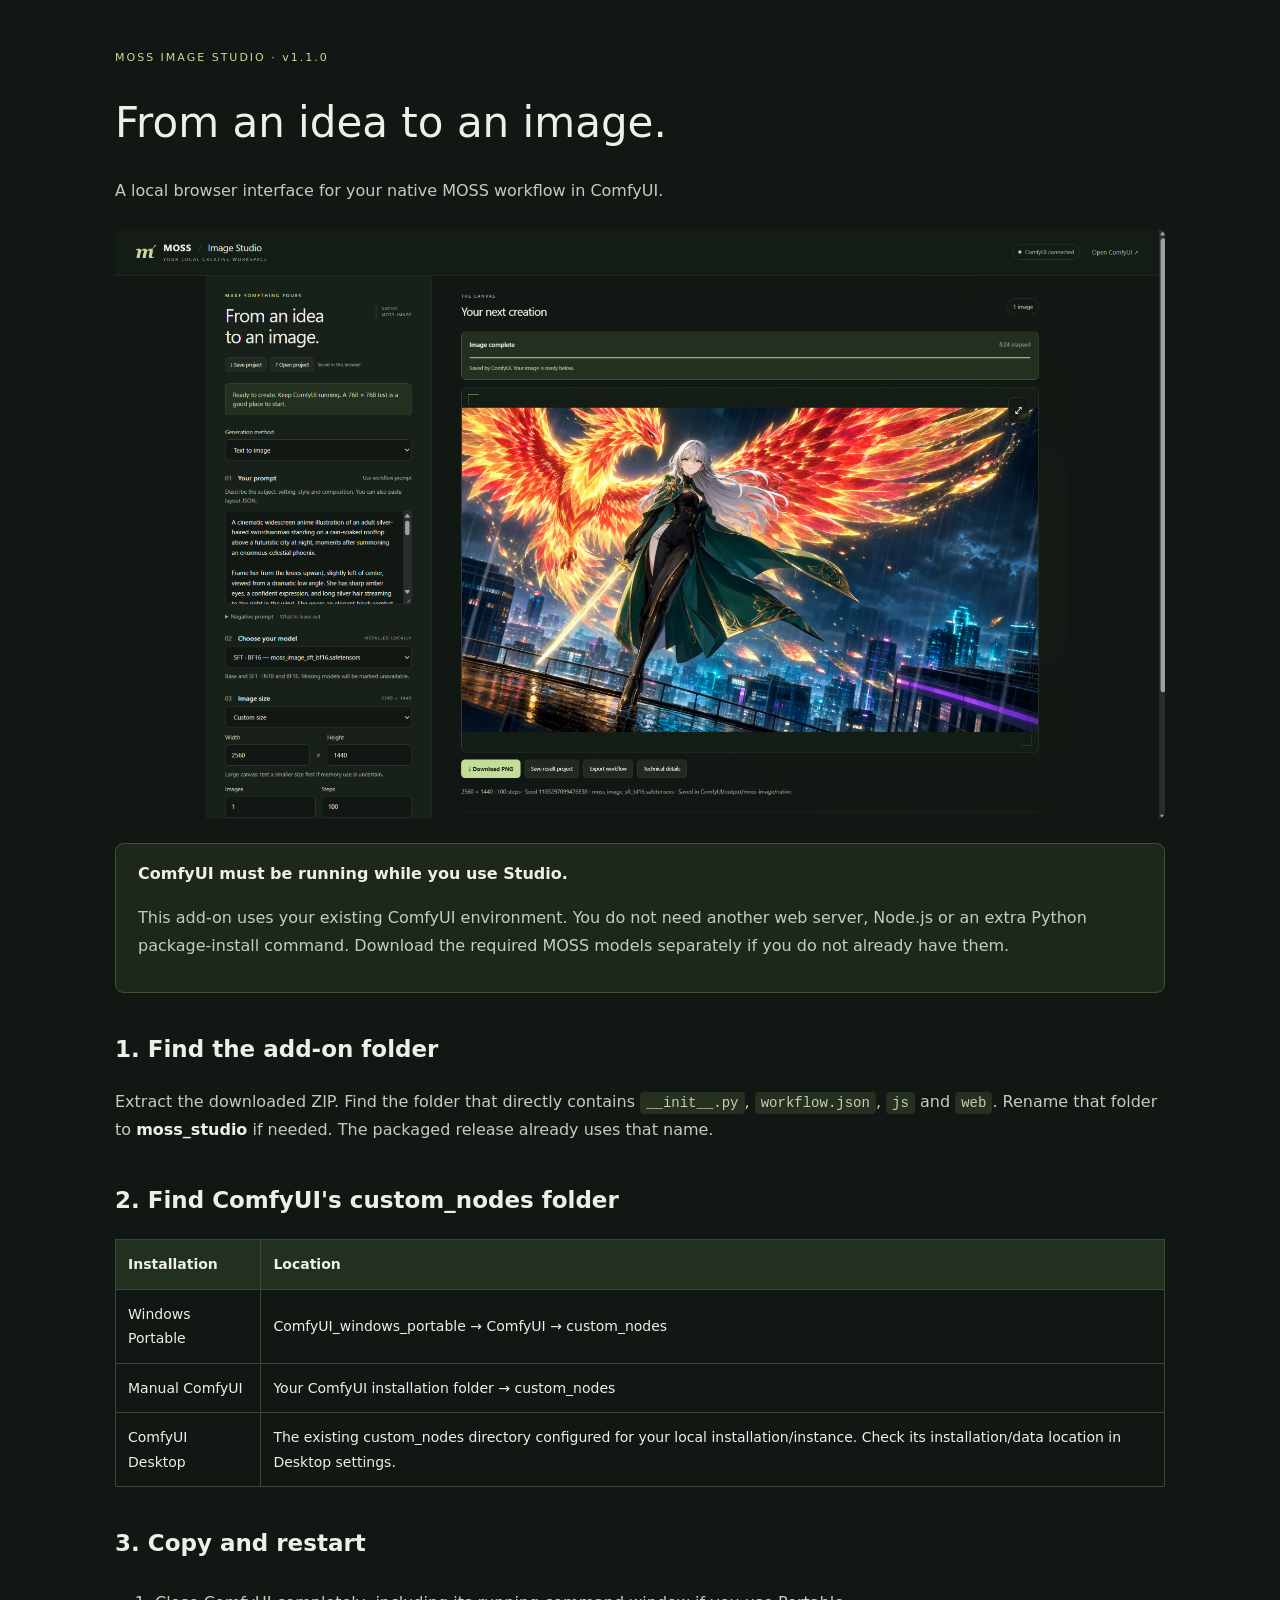
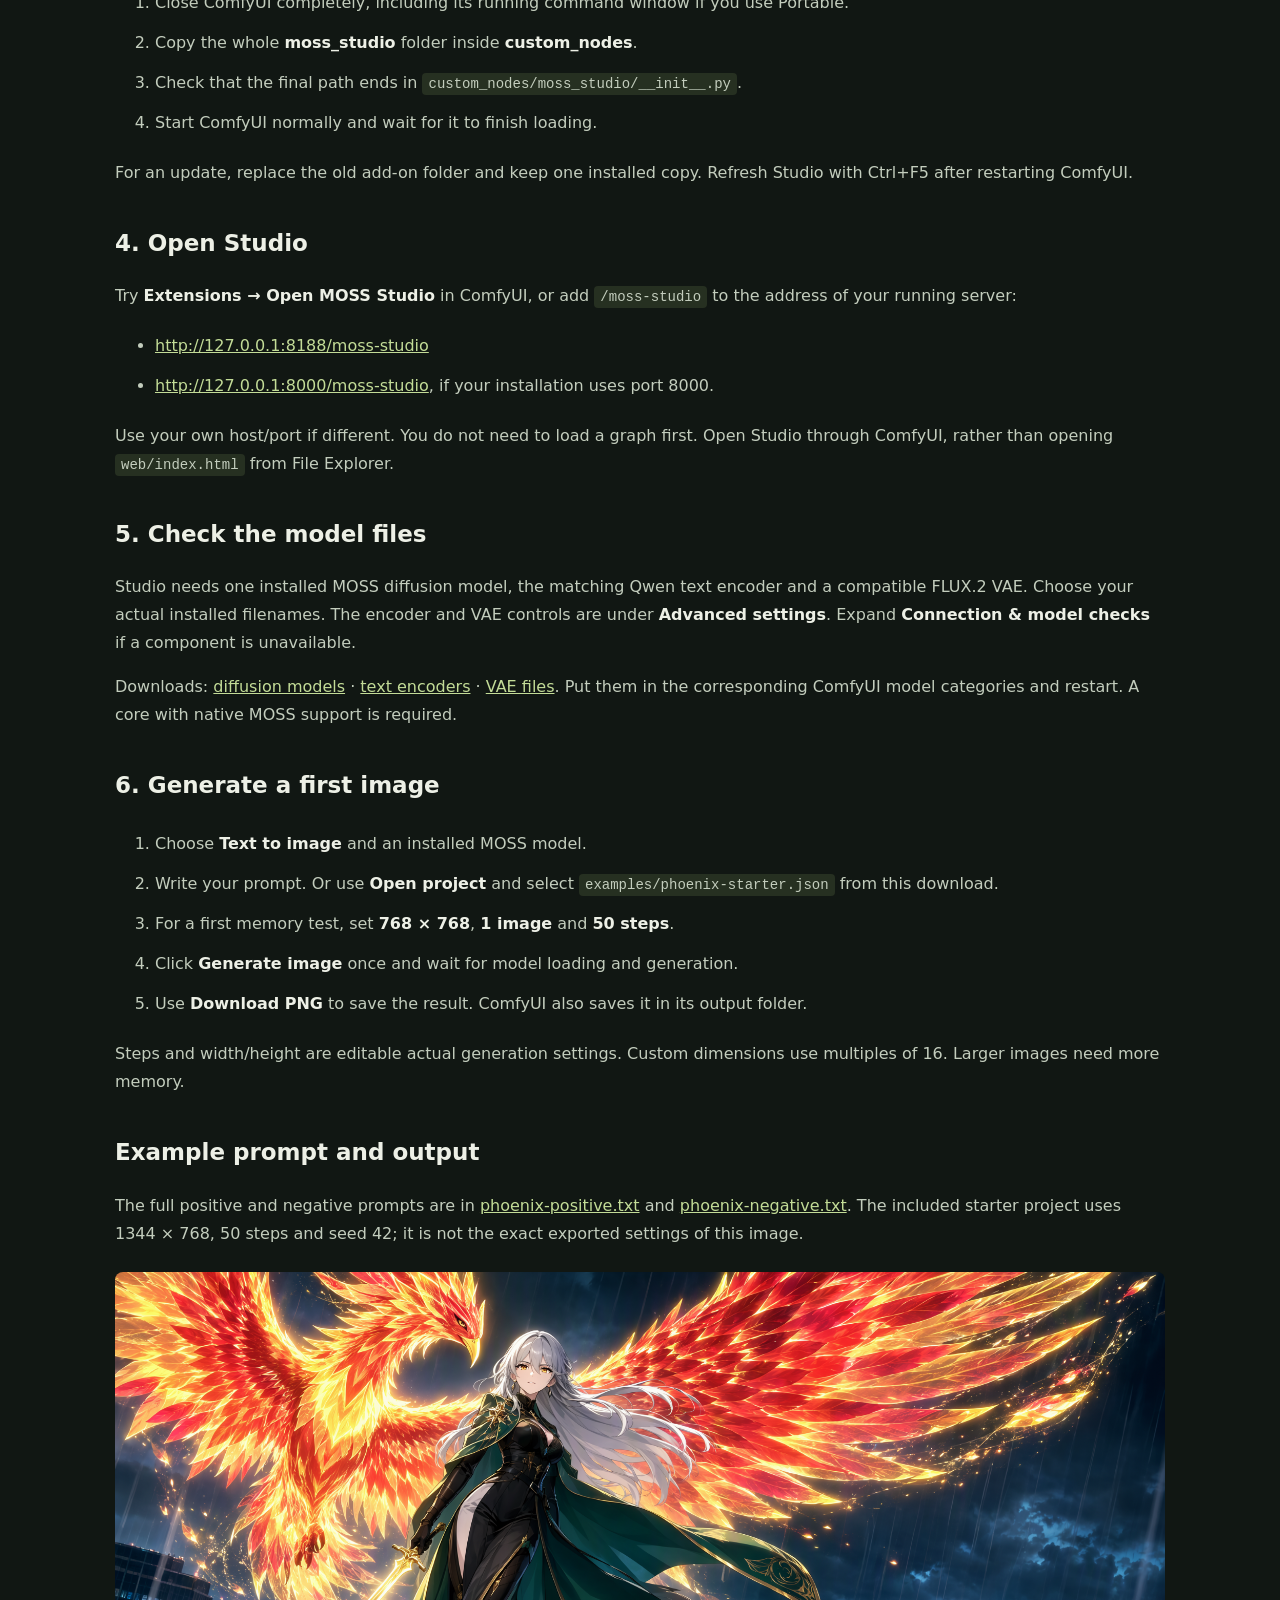
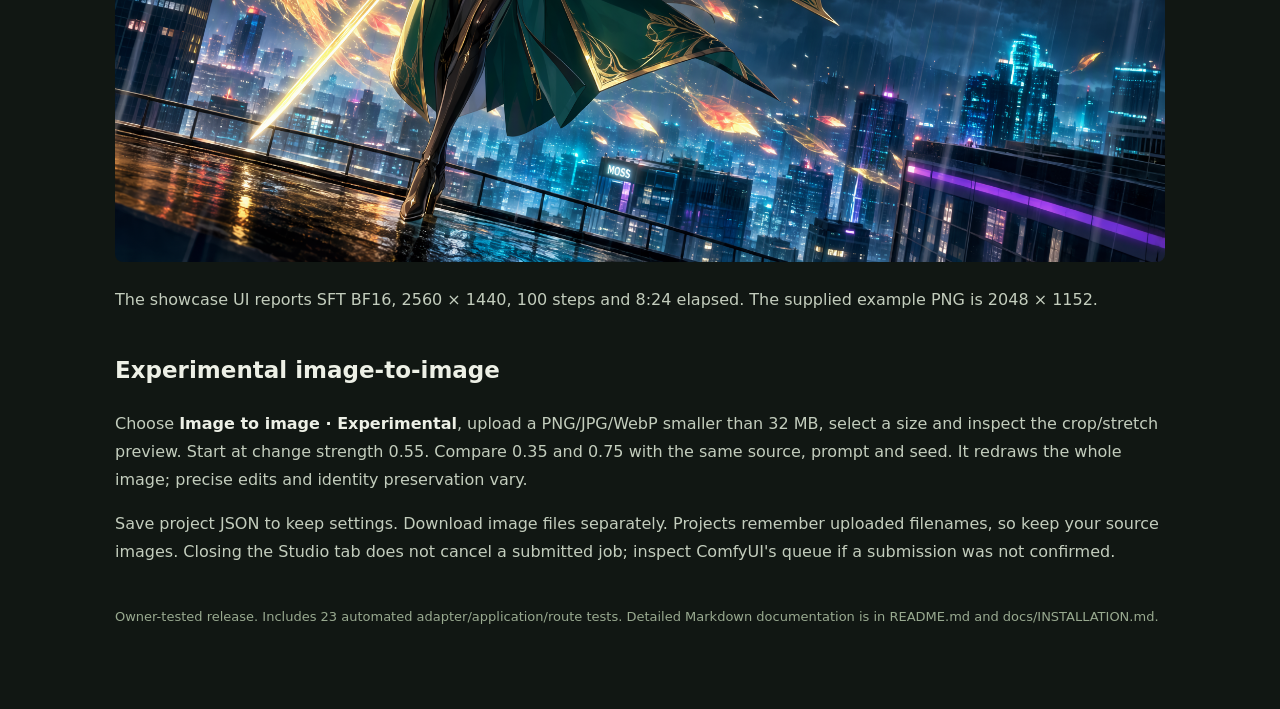
<file: START_HERE.html>
<!doctype html><html lang="en"><head><meta charset="utf-8"><meta name="viewport" content="width=device-width,initial-scale=1"><title>MOSS Image Studio · Install</title><style>
body{font:16px/1.75 system-ui,sans-serif;background:#111713;color:#edf0e6;margin:0}main{max-width:1050px;margin:auto;padding:42px 24px 80px}h1{font-size:42px;font-weight:500;line-height:1.2}h2{font-size:23px;font-weight:550;margin-top:36px}p,li{color:#c3cdbd}strong{color:#edf0e6}code{font-size:14px;padding:3px 6px;background:#263021;border-radius:4px;overflow-wrap:anywhere}a{color:#c3dc97}.badge{font-size:11px;letter-spacing:2px;color:#c3dc97}.box{padding:16px 22px;border:1px solid #435237;border-radius:9px;background:#1d281b}li{padding:6px 0}table{border-collapse:collapse;width:100%;font-size:14px}td,th{padding:12px;text-align:left;border:1px solid #3b4835}th{background:#22301f}img{display:block;width:100%;height:auto;border-radius:8px;margin:24px 0}footer{font-size:13px;color:#99aa90;margin-top:40px}</style></head><body><main>
<span class="badge">MOSS IMAGE STUDIO · v1.1.0</span><h1>From an idea to an image.</h1><p>A local browser interface for your native MOSS workflow in ComfyUI.</p>
<img src="docs/images/EXAMPLE_UI.png" alt="Studio settings and a completed phoenix illustration">
<div class="box"><strong>ComfyUI must be running while you use Studio.</strong><p>This add-on uses your existing ComfyUI environment. You do not need another web server, Node.js or an extra Python package-install command. Download the required MOSS models separately if you do not already have them.</p></div>
<h2>1. Find the add-on folder</h2><p>Extract the downloaded ZIP. Find the folder that directly contains <code>__init__.py</code>, <code>workflow.json</code>, <code>js</code> and <code>web</code>. Rename that folder to <strong>moss_studio</strong> if needed. The packaged release already uses that name.</p>
<h2>2. Find ComfyUI's custom_nodes folder</h2><table><tr><th>Installation</th><th>Location</th></tr><tr><td>Windows Portable</td><td>ComfyUI_windows_portable → ComfyUI → custom_nodes</td></tr><tr><td>Manual ComfyUI</td><td>Your ComfyUI installation folder → custom_nodes</td></tr><tr><td>ComfyUI Desktop</td><td>The existing custom_nodes directory configured for your local installation/instance. Check its installation/data location in Desktop settings.</td></tr></table>
<h2>3. Copy and restart</h2><ol><li>Close ComfyUI completely, including its running command window if you use Portable.</li><li>Copy the whole <strong>moss_studio</strong> folder inside <strong>custom_nodes</strong>.</li><li>Check that the final path ends in <code>custom_nodes/moss_studio/__init__.py</code>.</li><li>Start ComfyUI normally and wait for it to finish loading.</li></ol><p>For an update, replace the old add-on folder and keep one installed copy. Refresh Studio with Ctrl+F5 after restarting ComfyUI.</p>
<h2>4. Open Studio</h2><p>Try <strong>Extensions → Open MOSS Studio</strong> in ComfyUI, or add <code>/moss-studio</code> to the address of your running server:</p><ul><li><a href="http://127.0.0.1:8188/moss-studio">http://127.0.0.1:8188/moss-studio</a></li><li><a href="http://127.0.0.1:8000/moss-studio">http://127.0.0.1:8000/moss-studio</a>, if your installation uses port 8000.</li></ul><p>Use your own host/port if different. You do not need to load a graph first. Open Studio through ComfyUI, rather than opening <code>web/index.html</code> from File Explorer.</p>
<h2>5. Check the model files</h2><p>Studio needs one installed MOSS diffusion model, the matching Qwen text encoder and a compatible FLUX.2 VAE. Choose your actual installed filenames. The encoder and VAE controls are under <strong>Advanced settings</strong>. Expand <strong>Connection & model checks</strong> if a component is unavailable.</p><p>Downloads: <a href="https://huggingface.co/Comfy-Org/MOSS-Image/tree/main/diffusion_models">diffusion models</a> · <a href="https://huggingface.co/Comfy-Org/MOSS-Image/tree/main/text_encoders">text encoders</a> · <a href="https://huggingface.co/Comfy-Org/MOSS-Image/tree/main/vae">VAE files</a>. Put them in the corresponding ComfyUI model categories and restart. A core with native MOSS support is required.</p>
<h2>6. Generate a first image</h2><ol><li>Choose <strong>Text to image</strong> and an installed MOSS model.</li><li>Write your prompt. Or use <strong>Open project</strong> and select <code>examples/phoenix-starter.json</code> from this download.</li><li>For a first memory test, set <strong>768 × 768</strong>, <strong>1 image</strong> and <strong>50 steps</strong>.</li><li>Click <strong>Generate image</strong> once and wait for model loading and generation.</li><li>Use <strong>Download PNG</strong> to save the result. ComfyUI also saves it in its output folder.</li></ol><p>Steps and width/height are editable actual generation settings. Custom dimensions use multiples of 16. Larger images need more memory.</p>
<h2>Example prompt and output</h2><p>The full positive and negative prompts are in <a href="examples/phoenix-positive.txt">phoenix-positive.txt</a> and <a href="examples/phoenix-negative.txt">phoenix-negative.txt</a>. The included starter project uses 1344 × 768, 50 steps and seed 42; it is not the exact exported settings of this image.</p><img src="docs/images/EXAMPLE_IMAGE.png" alt="Silver-haired swordswoman beneath a glowing phoenix above a neon city"><p>The showcase UI reports SFT BF16, 2560 × 1440, 100 steps and 8:24 elapsed. The supplied example PNG is 2048 × 1152.</p>
<h2>Experimental image-to-image</h2><p>Choose <strong>Image to image · Experimental</strong>, upload a PNG/JPG/WebP smaller than 32 MB, select a size and inspect the crop/stretch preview. Start at change strength 0.55. Compare 0.35 and 0.75 with the same source, prompt and seed. It redraws the whole image; precise edits and identity preservation vary.</p><p>Save project JSON to keep settings. Download image files separately. Projects remember uploaded filenames, so keep your source images. Closing the Studio tab does not cancel a submitted job; inspect ComfyUI's queue if a submission was not confirmed.</p>
<footer>Owner-tested release. Includes 23 automated adapter/application/route tests. Detailed Markdown documentation is in README.md and docs/INSTALLATION.md.</footer>
</main></body></html>
</file>
